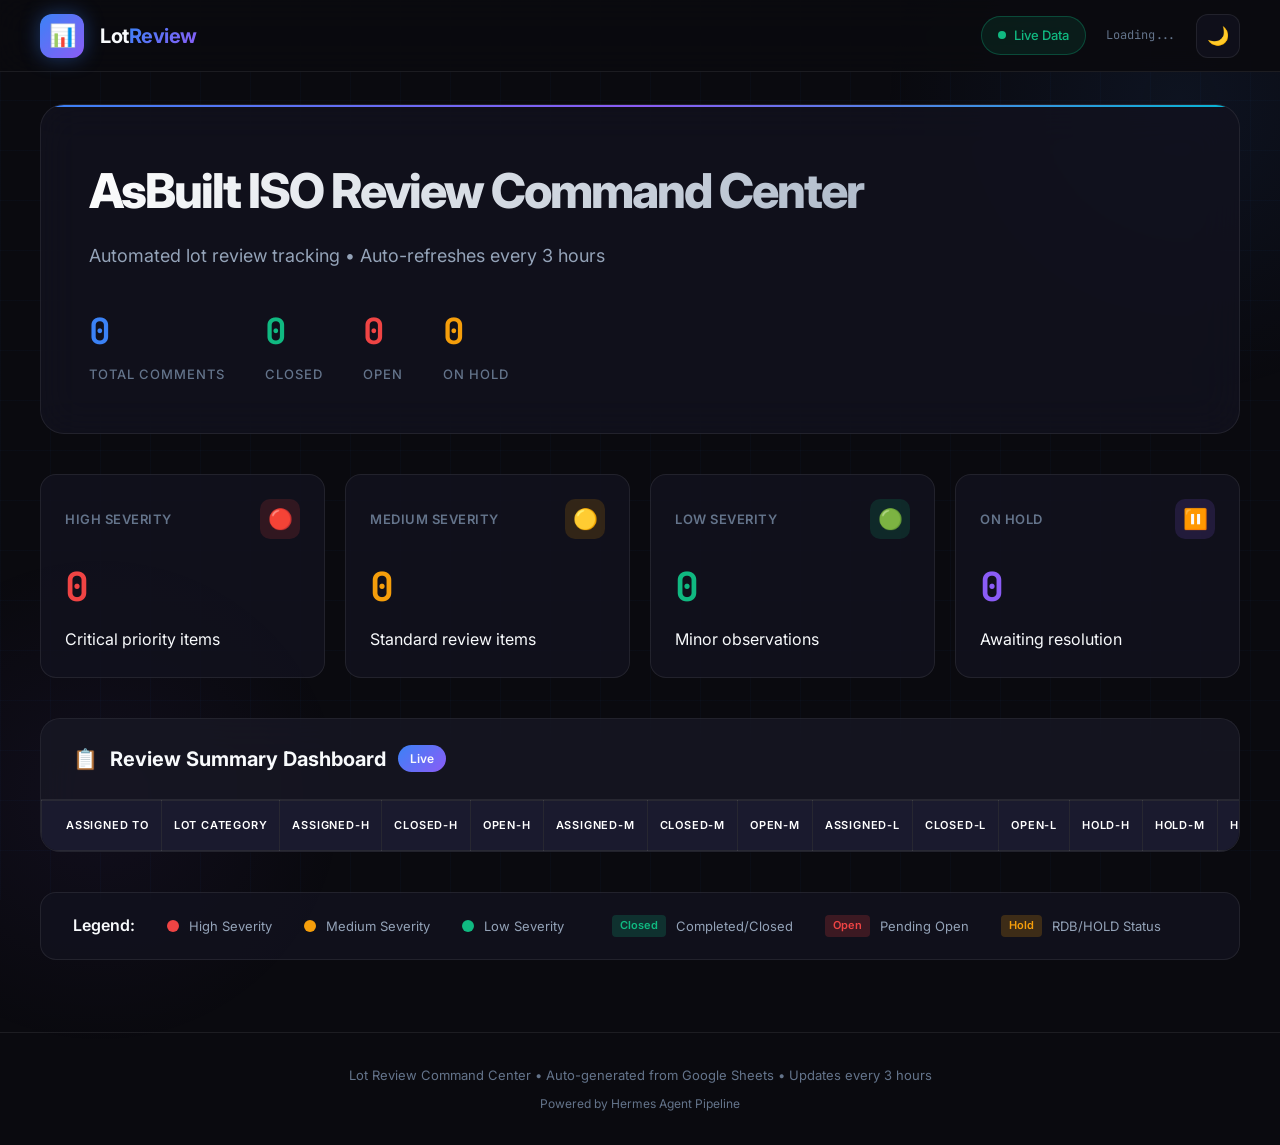
<file: index.html>
<!DOCTYPE html>
<html lang="en" data-theme="dark">
<head>
    <meta charset="UTF-8">
    <meta name="viewport" content="width=device-width, initial-scale=1.0">
    <title>Lot Review Command Center</title>
    <link rel="preconnect" href="https://fonts.googleapis.com">
    <link rel="preconnect" href="https://fonts.gstatic.com" crossorigin>
    <link href="https://fonts.googleapis.com/css2?family=Inter:wght@300;400;500;600;700;800&family=JetBrains+Mono:wght@400;500;600&display=swap" rel="stylesheet">
    <style>
        :root {
            --bg-primary: #0a0a0f;
            --bg-secondary: #12121a;
            --bg-card: rgba(18, 18, 30, 0.8);
            --bg-table-header: #1a1a2e;
            --bg-table-alt: rgba(255, 255, 255, 0.02);
            --border: rgba(255, 255, 255, 0.08);
            --border-hover: rgba(59, 130, 246, 0.5);
            --text-primary: #f8fafc;
            --text-secondary: #94a3b8;
            --text-muted: #64748b;
            --accent-blue: #3b82f6;
            --accent-cyan: #06b6d4;
            --accent-purple: #8b5cf6;
            --success: #10b981;
            --warning: #f59e0b;
            --danger: #ef4444;
            --gradient-hero: linear-gradient(135deg, #1e3a5f 0%, #0f172a 100%);
            --shadow-glow: 0 0 40px rgba(59, 130, 246, 0.15);
            --shadow-card: 0 8px 32px rgba(0, 0, 0, 0.4);
            --transition: all 0.3s cubic-bezier(0.4, 0, 0.2, 1);
        }

        [data-theme="light"] {
            --bg-primary: #f8fafc;
            --bg-secondary: #f1f5f9;
            --bg-card: rgba(255, 255, 255, 0.9);
            --bg-table-header: #1e40af;
            --bg-table-alt: rgba(0, 0, 0, 0.02);
            --border: rgba(0, 0, 0, 0.1);
            --border-hover: rgba(59, 130, 246, 0.5);
            --text-primary: #0f172a;
            --text-secondary: #475569;
            --text-muted: #94a3b8;
            --shadow-glow: 0 0 40px rgba(59, 130, 246, 0.1);
            --shadow-card: 0 4px 16px rgba(0, 0, 0, 0.08);
        }

        * { margin: 0; padding: 0; box-sizing: border-box; }

        body {
            font-family: 'Inter', -apple-system, BlinkMacSystemFont, sans-serif;
            background: var(--bg-primary);
            color: var(--text-primary);
            min-height: 100vh;
            transition: var(--transition);
            line-height: 1.6;
        }

        /* Animated Background */
        .bg-grid {
            position: fixed;
            top: 0;
            left: 0;
            width: 100%;
            height: 100%;
            background-image: 
                linear-gradient(rgba(59, 130, 246, 0.03) 1px, transparent 1px),
                linear-gradient(90deg, rgba(59, 130, 246, 0.03) 1px, transparent 1px);
            background-size: 50px 50px;
            pointer-events: none;
            z-index: 0;
        }

        .bg-glow {
            position: fixed;
            width: 600px;
            height: 600px;
            border-radius: 50%;
            background: radial-gradient(circle, rgba(59, 130, 246, 0.08) 0%, transparent 70%);
            top: -200px;
            right: -200px;
            pointer-events: none;
            z-index: 0;
            animation: pulse 8s ease-in-out infinite;
        }

        .bg-glow-2 {
            position: fixed;
            width: 500px;
            height: 500px;
            border-radius: 50%;
            background: radial-gradient(circle, rgba(139, 92, 246, 0.06) 0%, transparent 70%);
            bottom: -150px;
            left: -150px;
            pointer-events: none;
            z-index: 0;
            animation: pulse 10s ease-in-out infinite reverse;
        }

        @keyframes pulse {
            0%, 100% { transform: scale(1); opacity: 0.5; }
            50% { transform: scale(1.1); opacity: 0.8; }
        }

        @keyframes fadeInUp {
            from { opacity: 0; transform: translateY(20px); }
            to { opacity: 1; transform: translateY(0); }
        }

        /* Header */
        .header {
            position: sticky;
            top: 0;
            z-index: 100;
            background: rgba(10, 10, 15, 0.9);
            backdrop-filter: blur(20px);
            border-bottom: 1px solid var(--border);
            padding: 0 40px;
            height: 72px;
            display: flex;
            align-items: center;
            justify-content: space-between;
        }

        .logo {
            display: flex;
            align-items: center;
            gap: 16px;
        }

        .logo-icon {
            width: 44px;
            height: 44px;
            background: linear-gradient(135deg, var(--accent-blue), var(--accent-purple));
            border-radius: 12px;
            display: flex;
            align-items: center;
            justify-content: center;
            font-size: 22px;
            box-shadow: 0 0 20px rgba(59, 130, 246, 0.4);
        }

        .logo-text {
            font-size: 20px;
            font-weight: 700;
            letter-spacing: -0.5px;
        }

        .logo-text span {
            background: linear-gradient(135deg, var(--accent-blue), var(--accent-purple));
            -webkit-background-clip: text;
            -webkit-text-fill-color: transparent;
            background-clip: text;
        }

        .header-controls {
            display: flex;
            align-items: center;
            gap: 20px;
        }

        .status-badge {
            display: flex;
            align-items: center;
            gap: 8px;
            padding: 8px 16px;
            background: rgba(16, 185, 129, 0.1);
            border: 1px solid rgba(16, 185, 129, 0.3);
            border-radius: 20px;
            font-size: 13px;
            color: var(--success);
            font-weight: 500;
        }

        .status-dot {
            width: 8px;
            height: 8px;
            background: var(--success);
            border-radius: 50%;
            animation: blink 2s ease-in-out infinite;
        }

        @keyframes blink {
            0%, 100% { opacity: 1; transform: scale(1); }
            50% { opacity: 0.4; transform: scale(0.8); }
        }

        .timestamp {
            font-family: 'JetBrains Mono', monospace;
            font-size: 12px;
            color: var(--text-muted);
        }

        .theme-toggle {
            width: 44px;
            height: 44px;
            border-radius: 12px;
            border: 1px solid var(--border);
            background: var(--bg-card);
            color: var(--text-secondary);
            cursor: pointer;
            display: flex;
            align-items: center;
            justify-content: center;
            font-size: 18px;
            transition: var(--transition);
        }

        .theme-toggle:hover {
            border-color: var(--accent-blue);
            color: var(--accent-blue);
            transform: rotate(15deg);
        }

        /* Main Container */
        .container {
            position: relative;
            z-index: 1;
            max-width: 1800px;
            margin: 0 auto;
            padding: 32px 40px;
        }

        /* Hero Section */
        .hero {
            margin-bottom: 40px;
            padding: 48px;
            background: var(--bg-card);
            border: 1px solid var(--border);
            border-radius: 24px;
            backdrop-filter: blur(20px);
            position: relative;
            overflow: hidden;
            animation: fadeInUp 0.6s ease forwards;
        }

        .hero::before {
            content: '';
            position: absolute;
            top: 0;
            left: 0;
            right: 0;
            height: 2px;
            background: linear-gradient(90deg, var(--accent-blue), var(--accent-purple), var(--accent-cyan));
        }

        .hero-content {
            display: grid;
            grid-template-columns: 1fr auto;
            gap: 48px;
            align-items: center;
        }

        .hero-title {
            font-size: 48px;
            font-weight: 800;
            letter-spacing: -2px;
            margin-bottom: 12px;
            background: linear-gradient(135deg, #fff 0%, #94a3b8 100%);
            -webkit-background-clip: text;
            -webkit-text-fill-color: transparent;
            background-clip: text;
        }

        [data-theme="light"] .hero-title {
            background: linear-gradient(135deg, #0f172a 0%, #475569 100%);
            -webkit-background-clip: text;
            -webkit-text-fill-color: transparent;
            background-clip: text;
        }

        .hero-subtitle {
            font-size: 18px;
            color: var(--text-secondary);
            margin-bottom: 32px;
        }

        .hero-stats {
            display: flex;
            gap: 40px;
        }

        .hero-stat {
            display: flex;
            flex-direction: column;
            gap: 4px;
        }

        .hero-stat-value {
            font-size: 36px;
            font-weight: 700;
            font-family: 'JetBrains Mono', monospace;
        }

        .hero-stat-label {
            font-size: 13px;
            color: var(--text-muted);
            text-transform: uppercase;
            letter-spacing: 1px;
            font-weight: 500;
        }

        /* Summary Cards */
        .summary-grid {
            display: grid;
            grid-template-columns: repeat(4, 1fr);
            gap: 20px;
            margin-bottom: 40px;
            animation: fadeInUp 0.6s ease 0.1s forwards;
            opacity: 0;
        }

        .summary-card {
            background: var(--bg-card);
            border: 1px solid var(--border);
            border-radius: 16px;
            padding: 24px;
            backdrop-filter: blur(20px);
            transition: var(--transition);
            position: relative;
            overflow: hidden;
        }

        .summary-card::before {
            content: '';
            position: absolute;
            top: 0;
            left: 0;
            right: 0;
            height: 3px;
            background: linear-gradient(90deg, var(--accent-blue), var(--accent-purple));
            opacity: 0;
            transition: opacity 0.3s;
        }

        .summary-card:hover {
            border-color: var(--border-hover);
            transform: translateY(-4px);
            box-shadow: var(--shadow-glow);
        }

        .summary-card:hover::before {
            opacity: 1;
        }

        .summary-card-header {
            display: flex;
            align-items: center;
            justify-content: space-between;
            margin-bottom: 16px;
        }

        .summary-card-title {
            font-size: 13px;
            color: var(--text-muted);
            text-transform: uppercase;
            letter-spacing: 0.5px;
            font-weight: 600;
        }

        .summary-card-icon {
            width: 40px;
            height: 40px;
            border-radius: 10px;
            display: flex;
            align-items: center;
            justify-content: center;
            font-size: 20px;
        }

        .summary-card-value {
            font-size: 40px;
            font-weight: 700;
            font-family: 'JetBrains Mono', monospace;
            margin-bottom: 8px;
        }

        /* Table Container */
        .table-container {
            background: var(--bg-card);
            border: 1px solid var(--border);
            border-radius: 20px;
            overflow: hidden;
            backdrop-filter: blur(20px);
            margin-bottom: 40px;
            animation: fadeInUp 0.6s ease 0.2s forwards;
            opacity: 0;
        }

        .table-header {
            padding: 24px 32px;
            border-bottom: 1px solid var(--border);
            display: flex;
            align-items: center;
            justify-content: space-between;
            background: rgba(255, 255, 255, 0.02);
        }

        .table-title {
            font-size: 20px;
            font-weight: 700;
            display: flex;
            align-items: center;
            gap: 12px;
        }

        .table-title-badge {
            padding: 4px 12px;
            background: linear-gradient(135deg, var(--accent-blue), var(--accent-purple));
            border-radius: 20px;
            font-size: 12px;
            font-weight: 600;
        }

        .table-scroll {
            overflow-x: auto;
        }

        /* Data Table */
        table {
            width: 100%;
            border-collapse: collapse;
            font-size: 14px;
            min-width: 1600px;
        }

        thead {
            position: sticky;
            top: 0;
            z-index: 10;
        }

        th {
            padding: 16px 12px;
            text-align: center;
            font-weight: 600;
            font-size: 11px;
            text-transform: uppercase;
            letter-spacing: 0.8px;
            color: white;
            background: var(--bg-table-header);
            border: 1px solid rgba(255, 255, 255, 0.1);
            white-space: nowrap;
        }

        th:first-child {
            text-align: left;
            padding-left: 24px;
            position: sticky;
            left: 0;
            z-index: 11;
            background: var(--bg-table-header);
        }

        td {
            padding: 14px 12px;
            border: 1px solid var(--border);
            text-align: center;
            transition: var(--transition);
        }

        td:first-child {
            text-align: left;
            padding-left: 24px;
            position: sticky;
            left: 0;
            background: var(--bg-card);
            z-index: 5;
        }

        tbody tr {
            transition: var(--transition);
        }

        tbody tr:hover {
            background: rgba(59, 130, 246, 0.08);
        }

        tbody tr:hover td:first-child {
            background: rgba(59, 130, 246, 0.12);
        }

        .assignee-cell {
            display: flex;
            align-items: center;
            gap: 12px;
        }

        .assignee-avatar {
            width: 36px;
            height: 36px;
            border-radius: 10px;
            background: linear-gradient(135deg, var(--accent-blue), var(--accent-purple));
            display: flex;
            align-items: center;
            justify-content: center;
            font-size: 13px;
            font-weight: 700;
            color: white;
            flex-shrink: 0;
        }

        .assignee-name {
            font-weight: 600;
            color: var(--text-primary);
        }

        /* Severity Colors */
        .cell-high { color: var(--danger); font-weight: 600; }
        .cell-medium { color: var(--warning); font-weight: 600; }
        .cell-low { color: var(--success); font-weight: 600; }
        
        .cell-total {
            background: rgba(59, 130, 246, 0.1);
            font-weight: 700;
            color: var(--accent-blue);
            font-family: 'JetBrains Mono', monospace;
        }

        /* Progress Bar */
        .progress-container {
            margin-top: 6px;
            height: 4px;
            background: rgba(255, 255, 255, 0.1);
            border-radius: 2px;
            overflow: hidden;
        }

        .progress-bar {
            height: 100%;
            background: linear-gradient(90deg, var(--accent-blue), var(--accent-purple));
            border-radius: 2px;
            transition: width 0.5s ease;
        }

        /* Legend */
        .legend {
            display: flex;
            gap: 32px;
            padding: 20px 32px;
            background: var(--bg-card);
            border: 1px solid var(--border);
            border-radius: 16px;
            margin-top: 24px;
            flex-wrap: wrap;
            animation: fadeInUp 0.6s ease 0.3s forwards;
            opacity: 0;
        }

        .legend-item {
            display: flex;
            align-items: center;
            gap: 10px;
            font-size: 13px;
            color: var(--text-secondary);
        }

        .legend-dot {
            width: 12px;
            height: 12px;
            border-radius: 50%;
        }

        .legend-dot.high { background: var(--danger); }
        .legend-dot.medium { background: var(--warning); }
        .legend-dot.low { background: var(--success); }

        /* Footer */
        .footer {
            text-align: center;
            padding: 32px;
            color: var(--text-muted);
            font-size: 13px;
            border-top: 1px solid var(--border);
            margin-top: 40px;
        }

        /* Responsive */
        @media (max-width: 1200px) {
            .summary-grid {
                grid-template-columns: repeat(2, 1fr);
            }
            .hero-content {
                grid-template-columns: 1fr;
            }
        }

        @media (max-width: 768px) {
            .header { padding: 0 20px; }
            .container { padding: 20px; }
            .hero { padding: 24px; }
            .hero-title { font-size: 32px; }
            .hero-stats { flex-wrap: wrap; gap: 24px; }
            .summary-grid { grid-template-columns: 1fr; }
        }

        /* Scrollbar */
        ::-webkit-scrollbar { width: 10px; height: 10px; }
        ::-webkit-scrollbar-track { background: var(--bg-secondary); }
        ::-webkit-scrollbar-thumb { background: var(--border); border-radius: 5px; }
        ::-webkit-scrollbar-thumb:hover { background: var(--accent-blue); }
    </style>
</head>
<body>
    <!-- Background Effects -->
    <div class="bg-grid"></div>
    <div class="bg-glow"></div>
    <div class="bg-glow-2"></div>

    <!-- Header -->
    <header class="header">
        <div class="logo">
            <div class="logo-icon">📊</div>
            <div class="logo-text">Lot<span>Review</span></div>
        </div>
        <div class="header-controls">
            <div class="status-badge">
                <div class="status-dot"></div>
                Live Data
            </div>
            <div class="timestamp" id="timestamp">Loading...</div>
            <button class="theme-toggle" onclick="toggleTheme()" title="Toggle Theme">
                <span id="theme-icon">🌙</span>
            </button>
        </div>
    </header>

    <!-- Main Content -->
    <main class="container">
        <!-- Hero Section -->
        <section class="hero">
            <div class="hero-content">
                <div>
                    <h1 class="hero-title">AsBuilt ISO Review Command Center</h1>
                    <p class="hero-subtitle">Automated lot review tracking • Auto-refreshes every 3 hours</p>
                    <div class="hero-stats">
                        <div class="hero-stat">
                            <div class="hero-stat-value" style="color: var(--accent-blue);" id="totalComments">0</div>
                            <div class="hero-stat-label">Total Comments</div>
                        </div>
                        <div class="hero-stat">
                            <div class="hero-stat-value" style="color: var(--success);" id="totalClosed">0</div>
                            <div class="hero-stat-label">Closed</div>
                        </div>
                        <div class="hero-stat">
                            <div class="hero-stat-value" style="color: var(--danger);" id="totalOpen">0</div>
                            <div class="hero-stat-label">Open</div>
                        </div>
                        <div class="hero-stat">
                            <div class="hero-stat-value" style="color: var(--warning);" id="totalHold">0</div>
                            <div class="hero-stat-label">On Hold</div>
                        </div>
                    </div>
                </div>
            </div>
        </section>

        <!-- Summary Cards -->
        <section class="summary-grid">
            <div class="summary-card">
                <div class="summary-card-header">
                    <span class="summary-card-title">High Severity</span>
                    <div class="summary-card-icon" style="background: rgba(239, 68, 68, 0.15);">🔴</div>
                </div>
                <div class="summary-card-value" style="color: var(--danger);" id="highCount">0</div>
                <div class="summary-card-change">Critical priority items</div>
            </div>
            <div class="summary-card">
                <div class="summary-card-header">
                    <span class="summary-card-title">Medium Severity</span>
                    <div class="summary-card-icon" style="background: rgba(245, 158, 11, 0.15);">🟡</div>
                </div>
                <div class="summary-card-value" style="color: var(--warning);" id="mediumCount">0</div>
                <div class="summary-card-change">Standard review items</div>
            </div>
            <div class="summary-card">
                <div class="summary-card-header">
                    <span class="summary-card-title">Low Severity</span>
                    <div class="summary-card-icon" style="background: rgba(16, 185, 129, 0.15);">🟢</div>
                </div>
                <div class="summary-card-value" style="color: var(--success);" id="lowCount">0</div>
                <div class="summary-card-change">Minor observations</div>
            </div>
            <div class="summary-card">
                <div class="summary-card-header">
                    <span class="summary-card-title">On Hold</span>
                    <div class="summary-card-icon" style="background: rgba(139, 92, 246, 0.15);">⏸️</div>
                </div>
                <div class="summary-card-value" style="color: var(--accent-purple);" id="holdCount">0</div>
                <div class="summary-card-change">Awaiting resolution</div>
            </div>
        </section>

        <!-- Main Data Table -->
        <section class="table-container">
            <div class="table-header">
                <div class="table-title">
                    <span>📋</span>
                    Review Summary Dashboard
                    <span class="table-title-badge">Live</span>
                </div>
            </div>
            <div class="table-scroll">
                <table>
                    <thead>
                        <tr>
                            <th>Assigned To</th>
                            <th>Lot Category</th>
                            <th>Assigned-H</th>
                            <th>Closed-H</th>
                            <th>Open-H</th>
                            <th>Assigned-M</th>
                            <th>Closed-M</th>
                            <th>Open-M</th>
                            <th>Assigned-L</th>
                            <th>Closed-L</th>
                            <th>Open-L</th>
                            <th>Hold-H</th>
                            <th>Hold-M</th>
                            <th>Hold-L</th>
                            <th>Total Assigned</th>
                            <th>Closed in Assigned</th>
                            <th>Open in Assigned</th>
                        </tr>
                    </thead>
                    <tbody id="dashboard-table">
                        <!-- Data populated by JavaScript -->
                    </tbody>
                </table>
            </div>
        </section>

        <!-- Legend -->
        <div class="legend">
            <span style="font-weight: 600; color: var(--text-primary);">Legend:</span>
            <div class="legend-item"><div class="legend-dot high"></div> High Severity</div>
            <div class="legend-item"><div class="legend-dot medium"></div> Medium Severity</div>
            <div class="legend-item"><div class="legend-dot low"></div> Low Severity</div>
            <div class="legend-item" style="margin-left: 16px;">
                <span style="display: inline-block; padding: 2px 8px; background: rgba(16, 185, 129, 0.2); color: var(--success); border-radius: 4px; font-size: 11px; font-weight: 600;">Closed</span>
                Completed/Closed
            </div>
            <div class="legend-item">
                <span style="display: inline-block; padding: 2px 8px; background: rgba(239, 68, 68, 0.2); color: var(--danger); border-radius: 4px; font-size: 11px; font-weight: 600;">Open</span>
                Pending Open
            </div>
            <div class="legend-item">
                <span style="display: inline-block; padding: 2px 8px; background: rgba(245, 158, 11, 0.2); color: var(--warning); border-radius: 4px; font-size: 11px; font-weight: 600;">Hold</span>
                RDB/HOLD Status
            </div>
        </div>
    </main>

    <!-- Footer -->
    <footer class="footer">
        <p>Lot Review Command Center • Auto-generated from Google Sheets • Updates every 3 hours</p>
        <p style="margin-top: 8px; font-size: 12px;">Powered by Hermes Agent Pipeline</p>
    </footer>

    <script src="scripts/dashboard.js"></script>
</body>
</html>
</file>
